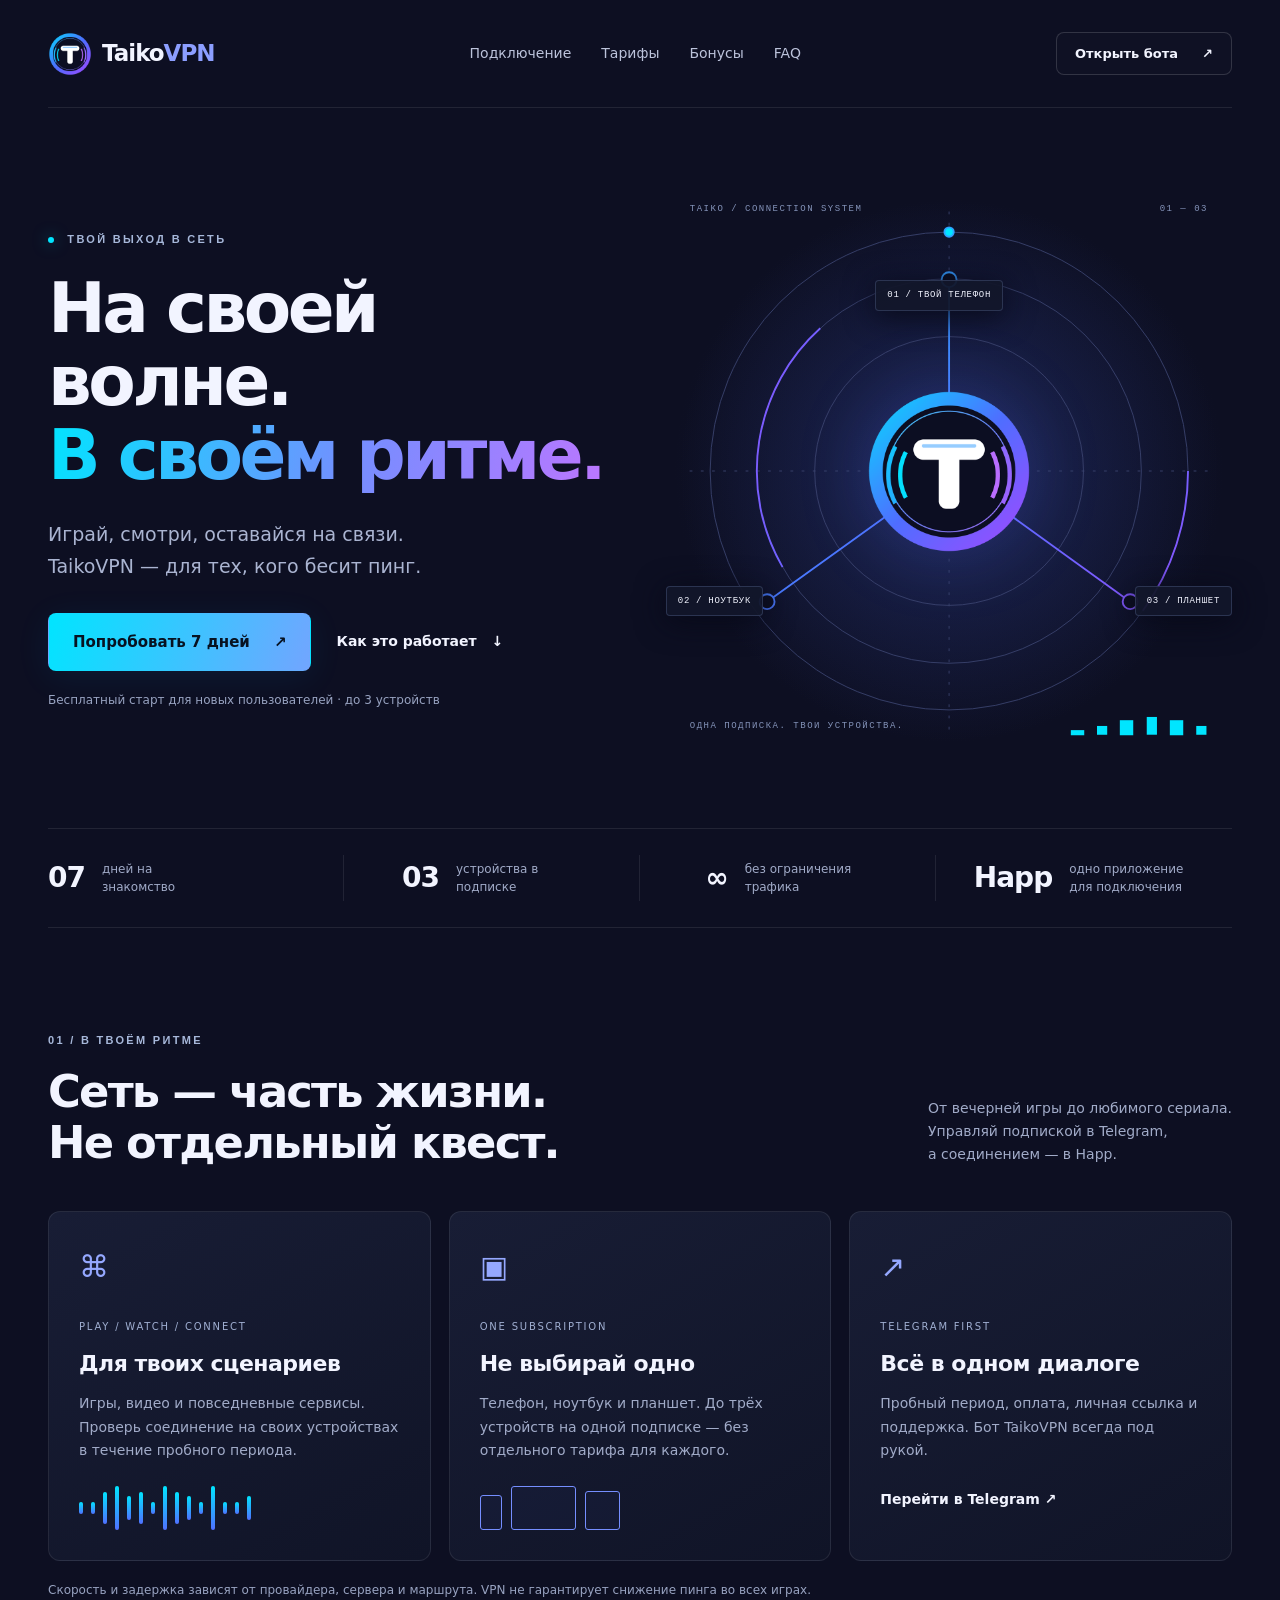
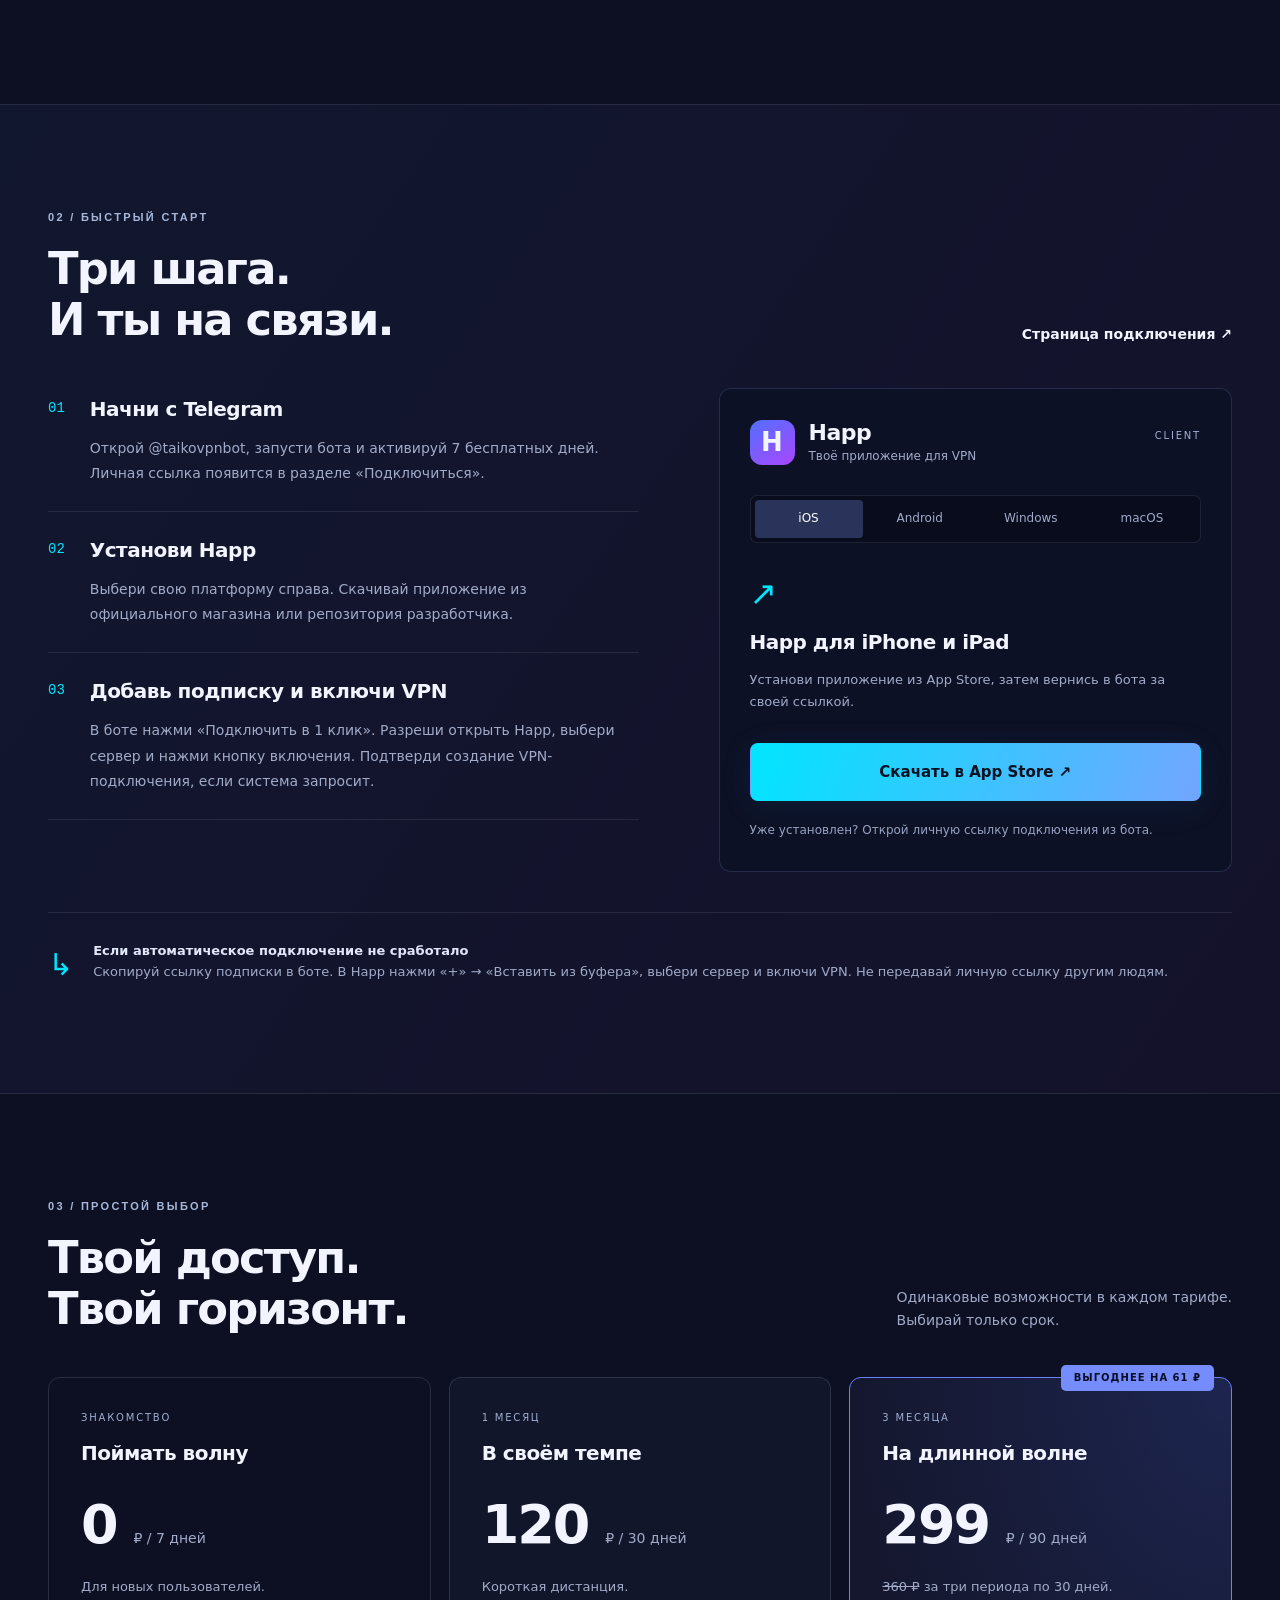
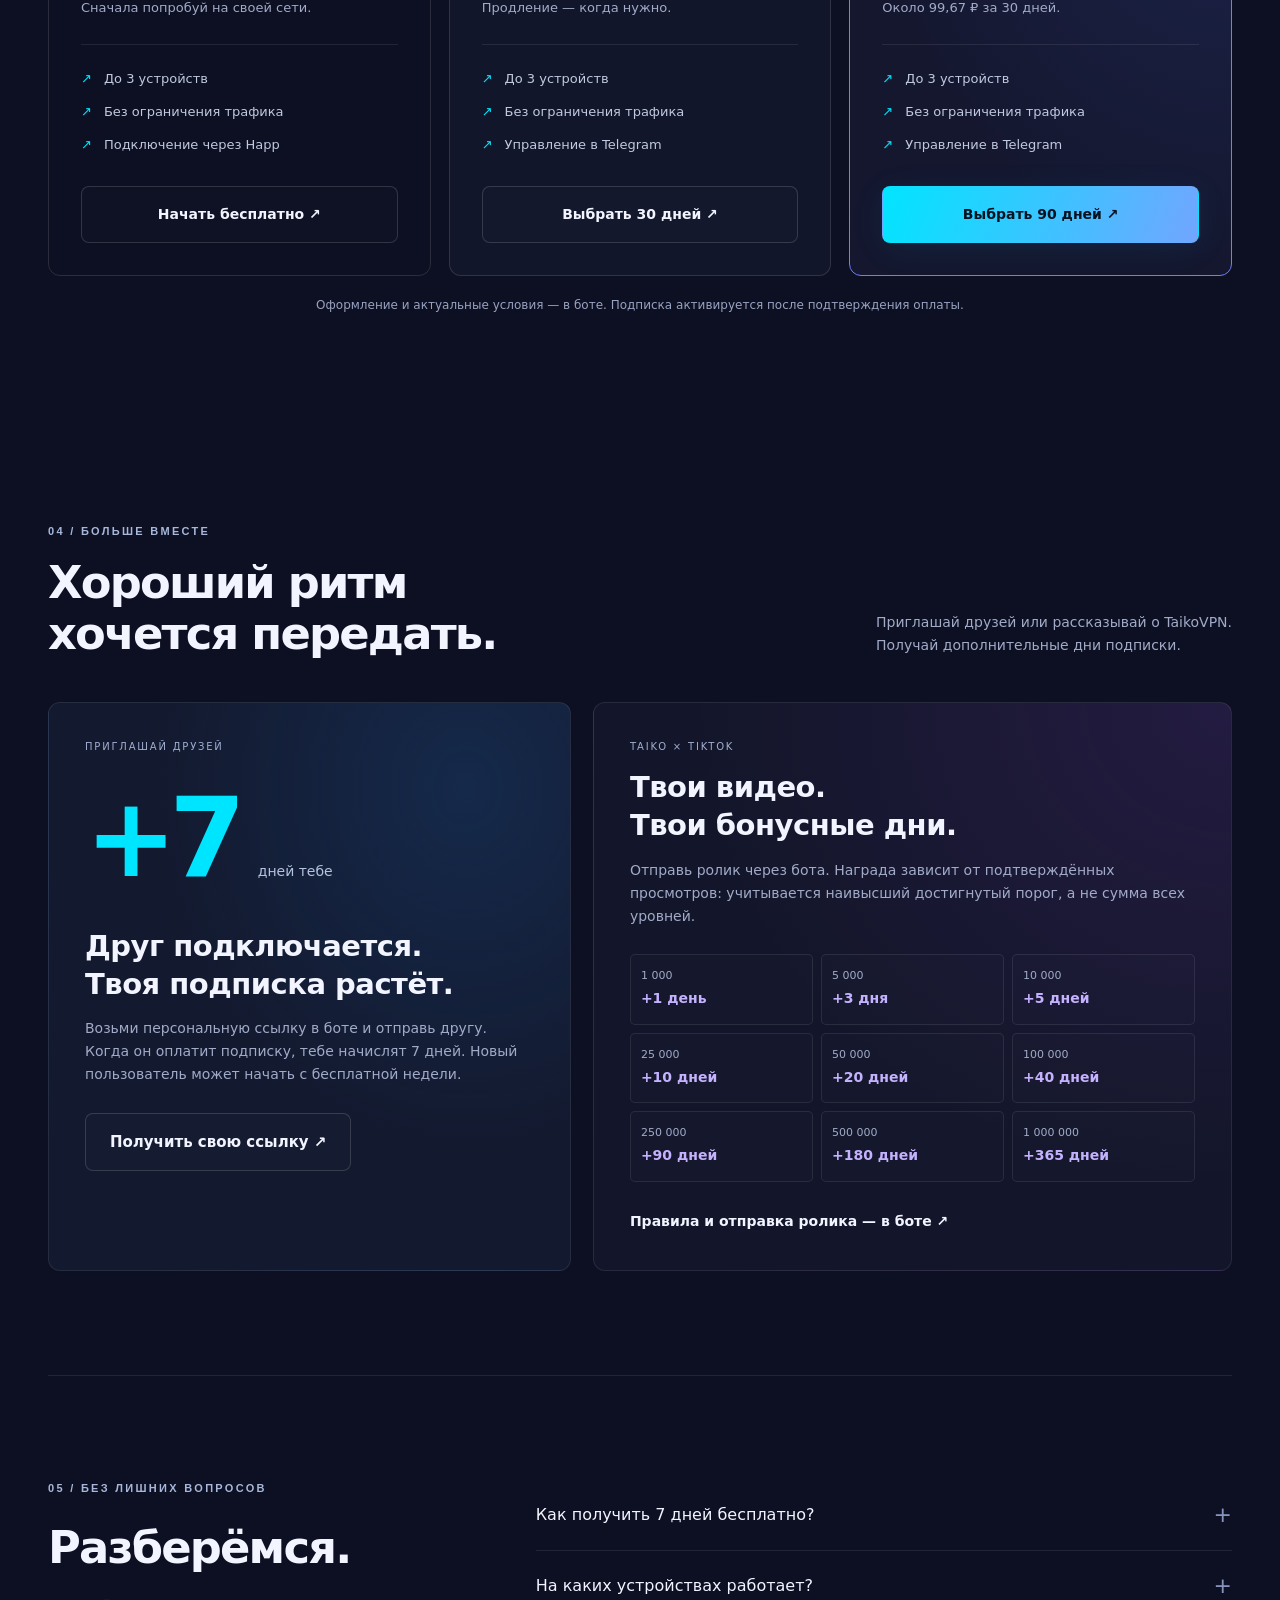
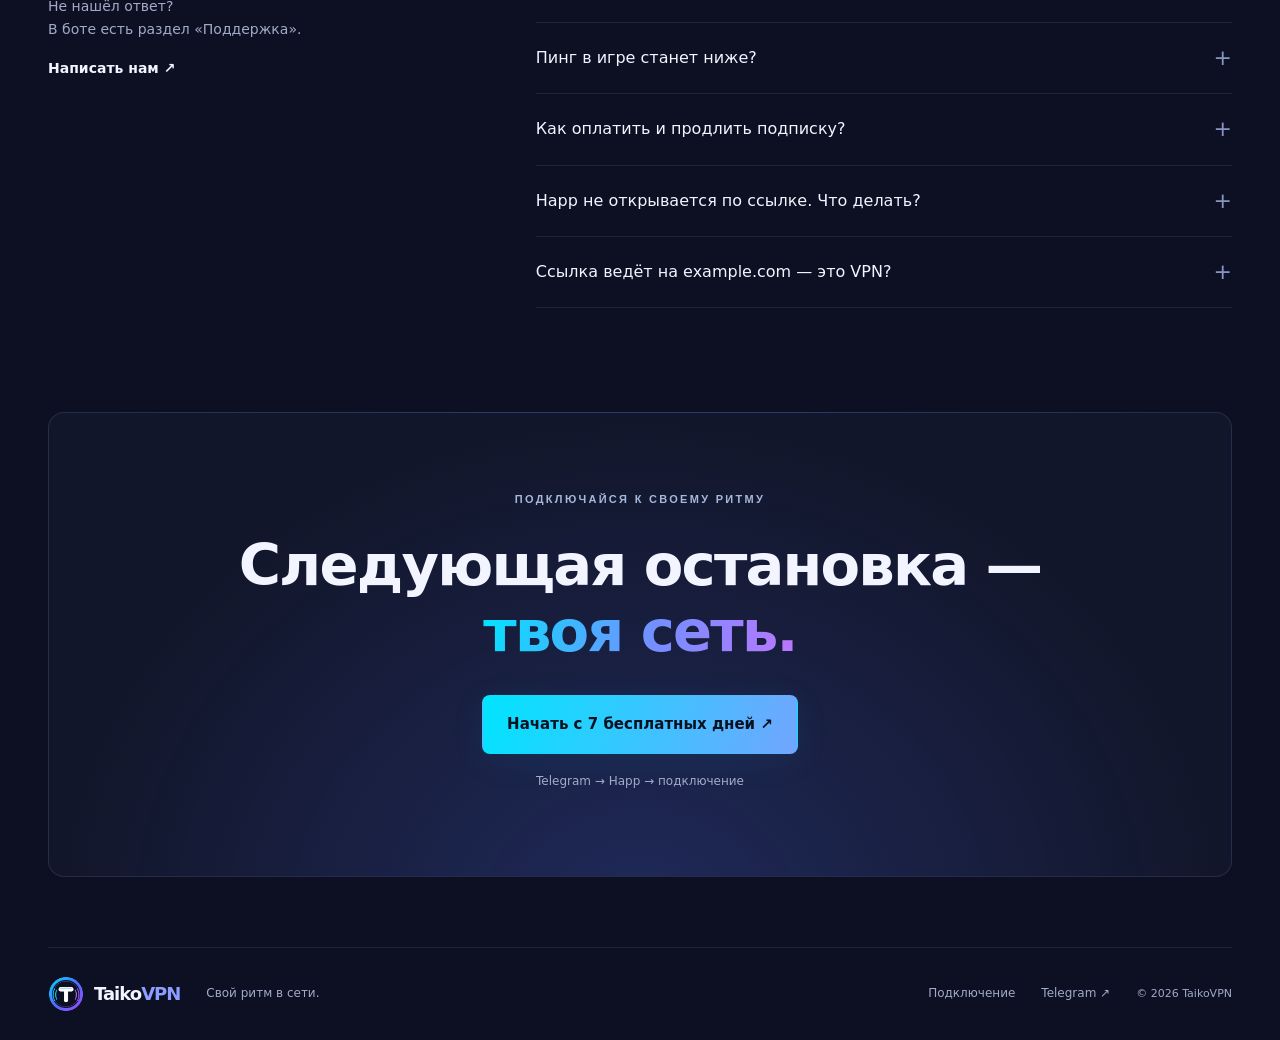
<file: index.html>
<!doctype html>
<html lang="ru">
<head>
<meta charset="utf-8"><meta name="viewport" content="width=device-width, initial-scale=1">
<meta name="description" content="TaikoVPN — свой ритм в сети. 7 дней бесплатно, до 3 устройств и подписка от 120 ₽ за 30 дней. Подключение через Telegram и Happ.">
<meta name="theme-color" content="#0d0f22">
<title>TaikoVPN — свой ритм в сети</title>
<link rel="icon" href="logo.png"><link rel="stylesheet" href="styles.css"><script src="site.js" defer></script>
</head>
<body>
<a class="skip" href="#main">К содержанию</a>
<header class="header wrap"><a class="brand" href="./" aria-label="TaikoVPN — главная"><img src="logo.png" alt="" width="44" height="44">Taiko<span>VPN</span></a><nav aria-label="Основная навигация"><a href="#how">Подключение</a><a href="#plans">Тарифы</a><a href="#bonuses">Бонусы</a><a href="#faq">FAQ</a></nav><a class="button small ghost" href="https://t.me/taikovpnbot">Открыть бота <span>↗</span></a></header>
<main id="main">
<section class="hero wrap">
<div class="hero-copy"><div class="eyebrow"><span class="signal"></span> ТВОЙ ВЫХОД В СЕТЬ</div><h1>На своей<br>волне.<br><span class="gradient">В своём ритме.</span></h1><p class="lead">Играй, смотри, оставайся на связи.<br>TaikoVPN — для тех, кого бесит пинг.</p><div class="actions"><a id="go" class="button primary" href="https://t.me/taikovpnbot">Попробовать 7 дней <span>↗</span></a><a class="text-link" href="#how">Как это работает <span>↓</span></a></div><p id="msg" class="caption" aria-live="polite">Бесплатный старт для новых пользователей · до 3 устройств</p></div>
<div class="network-art" role="img" aria-label="Художественная схема соединения: устройства связаны через TaikoVPN. Это иллюстрация, не мониторинг сети."><div class="art-top"><span>TAIKO / CONNECTION SYSTEM</span><span>01 — 03</span></div><svg class="orbit" viewBox="0 0 600 600" fill="none" aria-hidden="true"><defs><linearGradient id="ring" x1="0" y1="0" x2="600" y2="600" gradientUnits="userSpaceOnUse"><stop stop-color="#00e5ff"/><stop offset=".5" stop-color="#5070ff"/><stop offset="1" stop-color="#aa46ff"/></linearGradient><radialGradient id="halo"><stop stop-color="#5070ff" stop-opacity=".22"/><stop offset="1" stop-color="#5070ff" stop-opacity="0"/></radialGradient></defs><circle cx="300" cy="300" r="290" fill="url(#halo)"/><g stroke="#39416b" stroke-width="1"><path d="M300 22V578M22 300H578" stroke-dasharray="3 9"/><circle cx="300" cy="300" r="256"/><circle cx="300" cy="300" r="206"/><circle cx="300" cy="300" r="144"/></g><g class="rotor" stroke="url(#ring)" stroke-width="2"><circle cx="300" cy="300" r="256" stroke-dasharray="160 1448"/><circle cx="300" cy="300" r="206" stroke-dasharray="280 1015" transform="rotate(150 300 300)"/><circle cx="300" cy="44" r="5" fill="#00e5ff"/></g><g stroke="url(#ring)" stroke-width="2"><path d="M105 440L300 300 494 440M300 300V95"/><circle cx="300" cy="95" r="8" fill="#0d0f22"/><circle cx="105" cy="440" r="8" fill="#0d0f22"/><circle cx="494" cy="440" r="8" fill="#0d0f22"/></g></svg><img class="core-logo" src="logo.png" alt=""><span class="node node-top">01 / ТВОЙ ТЕЛЕФОН</span><span class="node node-left">02 / НОУТБУК</span><span class="node node-right">03 / ПЛАНШЕТ</span><div class="art-bottom"><span>ОДНА ПОДПИСКА. ТВОИ УСТРОЙСТВА.</span><span class="tiny-bars" aria-hidden="true">▂ ▄ ▆ █ ▆ ▄</span></div></div>
</section>
<div class="spec-strip wrap"><div><b>07</b><span>дней на знакомство</span></div><div><b>03</b><span>устройства в подписке</span></div><div><b>∞</b><span>без ограничения трафика</span></div><div><b>Happ</b><span>одно приложение для подключения</span></div></div>
<section class="section wrap" id="about"><div class="section-heading"><div><span class="eyebrow">01 / В ТВОЁМ РИТМЕ</span><h2>Сеть — часть жизни.<br>Не отдельный квест.</h2></div><p>От вечерней игры до любимого сериала.<br>Управляй подпиской в Telegram,<br>а соединением — в Happ.</p></div><div class="feature-grid"><article class="feature"><span class="feature-icon">⌘</span><span class="mini-label">PLAY / WATCH / CONNECT</span><h3>Для твоих сценариев</h3><p>Игры, видео и повседневные сервисы. Проверь соединение на своих устройствах в течение пробного периода.</p><div class="wave" aria-hidden="true"><i></i><i></i><i></i><i></i><i></i><i></i><i></i><i></i><i></i><i></i><i></i><i></i><i></i><i></i><i></i></div></article><article class="feature"><span class="feature-icon">▣</span><span class="mini-label">ONE SUBSCRIPTION</span><h3>Не выбирай одно</h3><p>Телефон, ноутбук и планшет. До трёх устройств на одной подписке — без отдельного тарифа для каждого.</p><div class="device-sketch" aria-hidden="true"><span></span><span></span><span></span></div></article><article class="feature"><span class="feature-icon">↗</span><span class="mini-label">TELEGRAM FIRST</span><h3>Всё в одном диалоге</h3><p>Пробный период, оплата, личная ссылка и поддержка. Бот TaikoVPN всегда под рукой.</p><a class="text-link" href="https://t.me/taikovpnbot">Перейти в Telegram ↗</a></article></div><p class="caption">Скорость и задержка зависят от провайдера, сервера и маршрута. VPN не гарантирует снижение пинга во всех играх.</p></section>
<section class="section setup-section" id="how"><div class="wrap"><div class="section-heading"><div><span class="eyebrow">02 / БЫСТРЫЙ СТАРТ</span><h2>Три шага.<br>И ты на связи.</h2></div><a class="text-link" href="connect.html">Страница подключения ↗</a></div><div class="setup-grid"><ol class="steps"><li><span>01</span><div><h3>Начни с Telegram</h3><p>Открой @taikovpnbot, запусти бота и активируй 7 бесплатных дней. Личная ссылка появится в разделе «Подключиться».</p></div></li><li><span>02</span><div><h3>Установи Happ</h3><p>Выбери свою платформу справа. Скачивай приложение из официального магазина или репозитория разработчика.</p></div></li><li><span>03</span><div><h3>Добавь подписку и включи VPN</h3><p>В боте нажми «Подключить в 1 клик». Разреши открыть Happ, выбери сервер и нажми кнопку включения. Подтверди создание VPN-подключения, если система запросит.</p></div></li></ol><div class="download-panel"><div class="panel-top"><span class="app-mark">H</span><div><h3>Happ</h3><p>Твоё приложение для VPN</p></div><span class="mini-label">CLIENT</span></div><div class="platforms" role="group" aria-label="Выберите платформу"><button data-platform="ios" aria-pressed="true">iOS</button><button data-platform="android" aria-pressed="false">Android</button><button data-platform="windows" aria-pressed="false">Windows</button><button data-platform="macos" aria-pressed="false">macOS</button></div><div class="platform-content" aria-live="polite"><span class="platform-symbol" id="platform-symbol" aria-hidden="true">↗</span><h3 id="platform-title">Happ для iPhone и iPad</h3><p id="platform-note">Установи приложение из App Store, затем вернись в бота за своей ссылкой.</p></div><a class="button primary" id="download" href="https://apps.apple.com/us/app/happ-proxy-utility/id6504287215">Скачать в App Store ↗</a><p class="caption">Уже установлен? Открой личную ссылку подключения из бота.</p></div></div><div class="manual-note"><span>↳</span><p><b>Если автоматическое подключение не сработало</b><br>Скопируй ссылку подписки в боте. В Happ нажми «+» → «Вставить из буфера», выбери сервер и включи VPN. Не передавай личную ссылку другим людям.</p></div></div></section>
<section class="section wrap" id="plans"><div class="section-heading"><div><span class="eyebrow">03 / ПРОСТОЙ ВЫБОР</span><h2>Твой доступ.<br>Твой горизонт.</h2></div><p>Одинаковые возможности в каждом тарифе.<br>Выбирай только срок.</p></div><div class="plans"><article class="plan trial"><span class="mini-label">ЗНАКОМСТВО</span><h3>Поймать волну</h3><div class="price">0 <span>₽ / 7 дней</span></div><p>Для новых пользователей.<br>Сначала попробуй на своей сети.</p><ul><li>До 3 устройств</li><li>Без ограничения трафика</li><li>Подключение через Happ</li></ul><a class="button ghost" href="https://t.me/taikovpnbot">Начать бесплатно ↗</a></article><article class="plan"><span class="mini-label">1 МЕСЯЦ</span><h3>В своём темпе</h3><div class="price">120 <span>₽ / 30 дней</span></div><p>Короткая дистанция.<br>Продление — когда нужно.</p><ul><li>До 3 устройств</li><li>Без ограничения трафика</li><li>Управление в Telegram</li></ul><a class="button ghost" href="https://t.me/taikovpnbot">Выбрать 30 дней ↗</a></article><article class="plan featured"><div class="plan-tag">ВЫГОДНЕЕ НА 61 ₽</div><span class="mini-label">3 МЕСЯЦА</span><h3>На длинной волне</h3><div class="price">299 <span>₽ / 90 дней</span></div><p><s>360 ₽</s> за три периода по 30 дней.<br>Около 99,67 ₽ за 30 дней.</p><ul><li>До 3 устройств</li><li>Без ограничения трафика</li><li>Управление в Telegram</li></ul><a class="button primary" href="https://t.me/taikovpnbot">Выбрать 90 дней ↗</a></article></div><p class="caption center">Оформление и актуальные условия — в боте. Подписка активируется после подтверждения оплаты.</p></section>
<section class="section wrap" id="bonuses"><div class="section-heading"><div><span class="eyebrow">04 / БОЛЬШЕ ВМЕСТЕ</span><h2>Хороший ритм<br>хочется передать.</h2></div><p>Приглашай друзей или рассказывай о TaikoVPN.<br>Получай дополнительные дни подписки.</p></div><div class="bonus-grid"><article class="referral"><span class="mini-label">ПРИГЛАШАЙ ДРУЗЕЙ</span><div class="bonus-number">+7<span>дней тебе</span></div><h3>Друг подключается.<br>Твоя подписка растёт.</h3><p>Возьми персональную ссылку в боте и отправь другу. Когда он оплатит подписку, тебе начислят 7 дней. Новый пользователь может начать с бесплатной недели.</p><a class="button ghost" href="https://t.me/taikovpnbot">Получить свою ссылку ↗</a></article><article class="creator"><span class="mini-label">TAIKO × TIKTOK</span><h3>Твои видео.<br>Твои бонусные дни.</h3><p>Отправь ролик через бота. Награда зависит от подтверждённых просмотров: учитывается наивысший достигнутый порог, а не сумма всех уровней.</p><div class="rewards" aria-label="Просмотры и дни подписки"><div><span>1 000</span><b>+1 день</b></div><div><span>5 000</span><b>+3 дня</b></div><div><span>10 000</span><b>+5 дней</b></div><div><span>25 000</span><b>+10 дней</b></div><div><span>50 000</span><b>+20 дней</b></div><div><span>100 000</span><b>+40 дней</b></div><div><span>250 000</span><b>+90 дней</b></div><div><span>500 000</span><b>+180 дней</b></div><div><span>1 000 000</span><b>+365 дней</b></div></div><a class="text-link" href="https://t.me/taikovpnbot">Правила и отправка ролика — в боте ↗</a></article></div></section>
<section class="section wrap faq-section" id="faq"><div><span class="eyebrow">05 / БЕЗ ЛИШНИХ ВОПРОСОВ</span><h2>Разберёмся.</h2><p>Не нашёл ответ?<br>В боте есть раздел «Поддержка».</p><a class="text-link" href="https://t.me/taikovpnbot">Написать нам ↗</a></div><div class="faq"><details><summary>Как получить 7 дней бесплатно?</summary><p>Запусти @taikovpnbot и выбери пробный период. Он доступен новым пользователям. После активации бот покажет срок и ссылку для подключения.</p></details><details><summary>На каких устройствах работает?</summary><p>Через Happ на iOS, Android, Windows и macOS. Одна подписка рассчитана на 3 устройства. Ссылки на установку доступны в разделе подключения.</p></details><details><summary>Пинг в игре станет ниже?</summary><p>Это зависит от маршрута, сервера, игры и твоего провайдера. Мы не обещаем определённый пинг: используй пробную неделю, чтобы проверить VPN именно в своих условиях.</p></details><details><summary>Как оплатить и продлить подписку?</summary><p>Выбери тариф в боте, следуй платёжной инструкции и нажми «Я оплатил». После проверки придёт подтверждение. Срок действия можно посмотреть в профиле.</p></details><details><summary>Happ не открывается по ссылке. Что делать?</summary><p>Сначала установи приложение. Затем повтори переход из бота или скопируй личную ссылку подписки и добавь её в Happ через «+» → «Вставить из буфера».</p></details><details><summary>Ссылка ведёт на example.com — это VPN?</summary><p>Нет. example.com и его поддомены — демонстрационные адреса, они не дают рабочего VPN-соединения. Если бот выдал такую ссылку, обратись в поддержку за действующей подпиской.</p></details></div></section>
<section class="final-cta wrap"><div class="eyebrow">ПОДКЛЮЧАЙСЯ К СВОЕМУ РИТМУ</div><h2>Следующая остановка —<br><span class="gradient">твоя сеть.</span></h2><a class="button primary" href="https://t.me/taikovpnbot">Начать с 7 бесплатных дней ↗</a><p>Telegram → Happ → подключение</p></section>
</main><footer class="footer wrap"><a class="brand" href="./"><img src="logo.png" alt="" width="36" height="36">Taiko<span>VPN</span></a><p>Свой ритм в сети.</p><a href="connect.html">Подключение</a><a href="https://t.me/taikovpnbot">Telegram ↗</a><span>© 2026 TaikoVPN</span></footer>
</body></html>
</file>
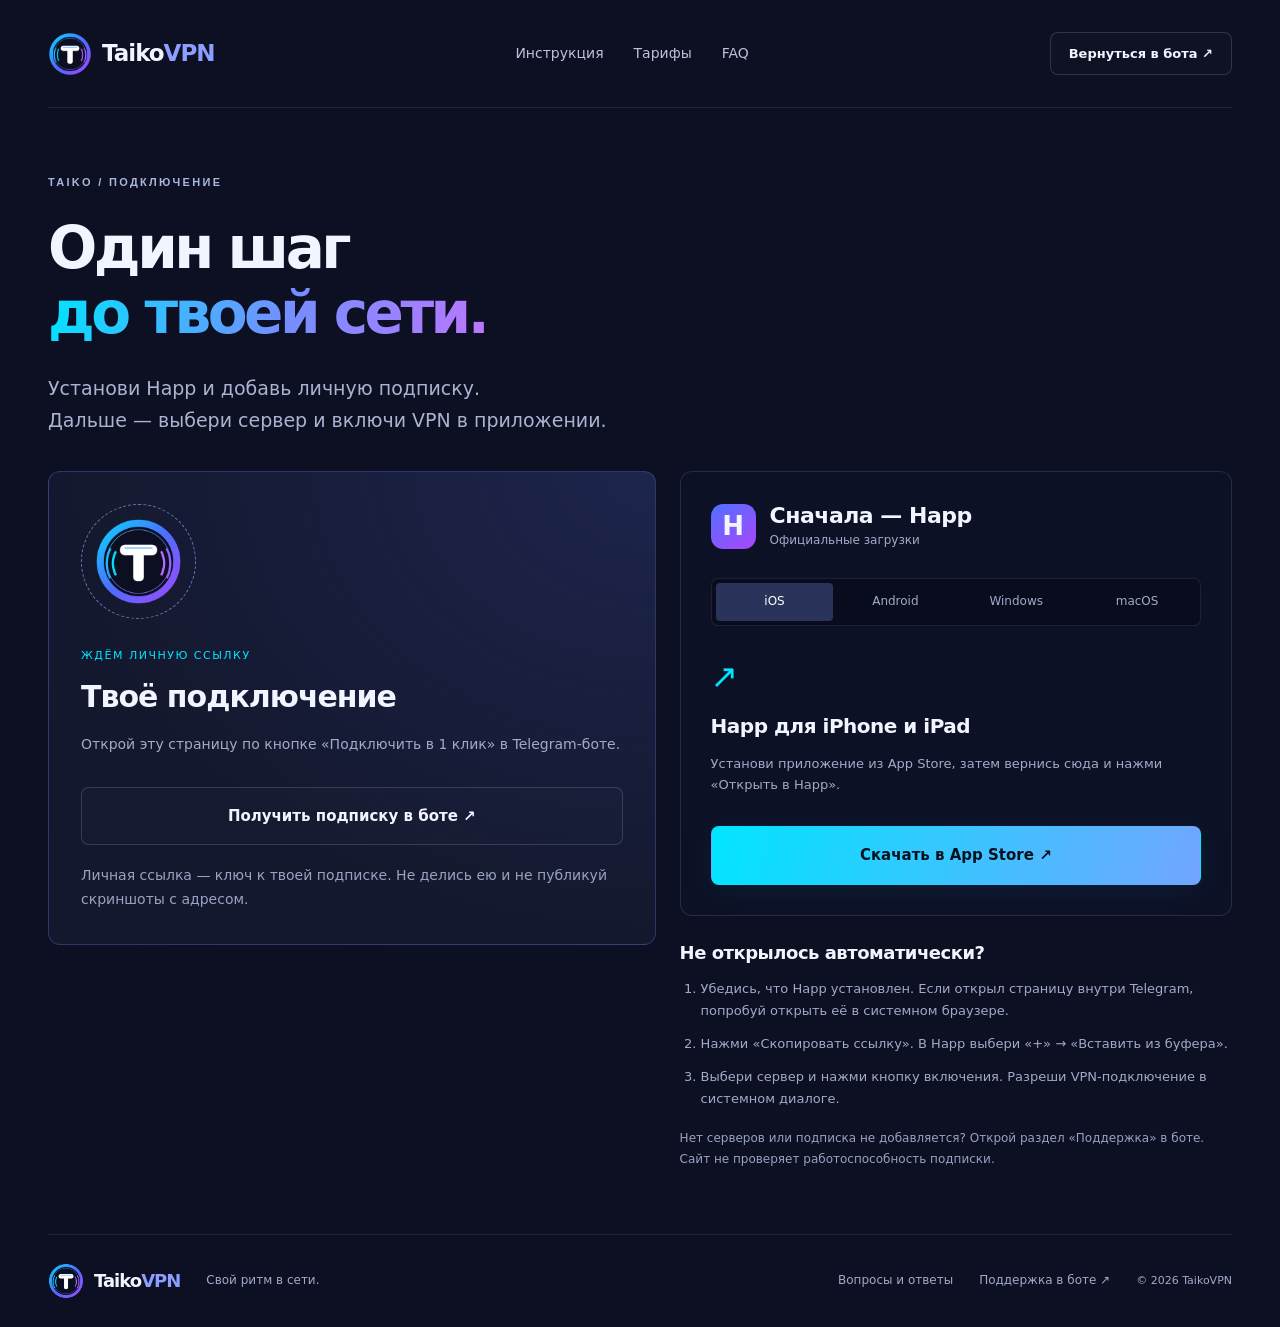
<file: connect.html>
<!doctype html>
<html lang="ru">
<head><meta charset="utf-8"><meta name="viewport" content="width=device-width, initial-scale=1"><meta name="robots" content="noindex"><meta name="referrer" content="no-referrer"><meta name="theme-color" content="#0d0f22"><title>Подключение — TaikoVPN</title><link rel="icon" href="logo.png"><link rel="stylesheet" href="styles.css"><script src="site.js" defer></script><script src="connect.js" defer></script></head>
<body><a class="skip" href="#main">К содержанию</a><header class="header wrap"><a class="brand" href="./" aria-label="TaikoVPN — главная"><img src="logo.png" width="44" height="44" alt="">Taiko<span>VPN</span></a><nav aria-label="Основная навигация"><a href="index.html#how">Инструкция</a><a href="index.html#plans">Тарифы</a><a href="index.html#faq">FAQ</a></nav><a class="button small ghost" href="https://t.me/taikovpnbot">Вернуться в бота ↗</a></header>
<main class="wrap connect-main" id="main"><div class="connect-hero"><span class="eyebrow">TAIKO / ПОДКЛЮЧЕНИЕ</span><h1>Один шаг<br><span class="gradient">до твоей сети.</span></h1><p class="lead">Установи Happ и добавь личную подписку.<br>Дальше — выбери сервер и включи VPN в приложении.</p></div><div class="connect-grid"><section class="connection-card" aria-labelledby="connection-title"><div class="connection-emblem"><img src="logo.png" alt=""></div><div class="status-label" id="status">ЖДЁМ ЛИЧНУЮ ССЫЛКУ</div><h2 id="connection-title">Твоё подключение</h2><div aria-live="polite"><p id="hint">Открой эту страницу по кнопке «Подключить в 1 клик» в Telegram-боте.</p><p class="notice" id="err" hidden></p></div><noscript><p class="notice">Для автоматического добавления нужен JavaScript. Можно скопировать подписку в боте и добавить её вручную в Happ.</p></noscript><a class="button primary" id="open" hidden>Открыть в Happ ↗</a><button class="button ghost" id="copy" type="button" hidden>Скопировать ссылку</button><p id="copy-status" class="caption" role="status"></p><div id="manual-copy" hidden><label class="copy-label" for="subscription">Выдели и скопируй личную ссылку:</label><textarea id="subscription" rows="3" readonly spellcheck="false"></textarea></div><a class="button ghost" href="https://t.me/taikovpnbot">Получить подписку в боте ↗</a><p class="caption">Личная ссылка — ключ к твоей подписке. Не делись ею и не публикуй скриншоты с адресом.</p></section><div><section class="download-panel" aria-labelledby="app-title"><div class="panel-top"><span class="app-mark">H</span><div><h3 id="app-title">Сначала — Happ</h3><p>Официальные загрузки</p></div></div><div class="platforms" role="group" aria-label="Выберите платформу"><button data-platform="ios" aria-pressed="true">iOS</button><button data-platform="android" aria-pressed="false">Android</button><button data-platform="windows" aria-pressed="false">Windows</button><button data-platform="macos" aria-pressed="false">macOS</button></div><div class="platform-content" aria-live="polite"><span class="platform-symbol" aria-hidden="true">↗</span><h3 id="platform-title">Happ для iPhone и iPad</h3><p id="platform-note">Установи приложение из App Store, затем вернись сюда и нажми «Открыть в Happ».</p></div><a class="button primary" id="download" href="https://apps.apple.com/us/app/happ-proxy-utility/id6504287215">Скачать в App Store ↗</a></section><section class="connection-help"><h3>Не открылось автоматически?</h3><ol><li>Убедись, что Happ установлен. Если открыл страницу внутри Telegram, попробуй открыть её в системном браузере.</li><li>Нажми «Скопировать ссылку». В Happ выбери «+» → «Вставить из буфера».</li><li>Выбери сервер и нажми кнопку включения. Разреши VPN-подключение в системном диалоге.</li></ol><p class="caption">Нет серверов или подписка не добавляется? Открой раздел «Поддержка» в боте. Сайт не проверяет работоспособность подписки.</p></section></div></div></main><footer class="footer wrap"><a class="brand" href="./"><img src="logo.png" width="36" height="36" alt="">Taiko<span>VPN</span></a><p>Свой ритм в сети.</p><a href="index.html#faq">Вопросы и ответы</a><a href="https://t.me/taikovpnbot">Поддержка в боте ↗</a><span>© 2026 TaikoVPN</span></footer></body></html>
</file>
<file: styles.css>
:root{color-scheme:dark;--bg:#0d0f22;--panel:#14182e;--text:#f2f4ff;--muted:#a1abc8;--cyan:#00e5ff;--blue:#5070ff;--violet:#aa46ff;--line:#ffffff16}*{box-sizing:border-box}html{scroll-behavior:smooth;scroll-padding-top:30px}body{margin:0;background:var(--bg);color:var(--text);font:16px/1.65 "Segoe UI",system-ui,sans-serif}a{color:inherit;text-decoration:none}button{font:inherit}button,a,summary{-webkit-tap-highlight-color:transparent}a:focus-visible,button:focus-visible,summary:focus-visible,textarea:focus-visible{outline:3px solid var(--cyan);outline-offset:6px}a:hover{color:var(--cyan)}img{max-width:100%}.wrap{width:min(1240px,calc(100% - 96px));margin-inline:auto}.header{height:108px;display:flex;align-items:center;justify-content:space-between;border-bottom:1px solid var(--line);gap:24px}.brand{display:flex;align-items:center;font-size:23px;font-weight:800;letter-spacing:-1px;white-space:nowrap}.brand img{margin-right:10px;border-radius:50%}.brand>span{color:#8c9eff}.header nav{display:flex;gap:30px;font-size:14px;color:#bcc3db}.button{display:inline-flex;align-items:center;justify-content:center;gap:24px;padding:17px 24px;border-radius:8px;font-weight:650;font-size:15px;border:1px solid transparent;cursor:pointer;transition:transform .2s,background .2s;line-height:1.5}.button:hover{transform:translateY(-2px)}.primary{color:#071221;background:linear-gradient(110deg,#00e5ff,#72a5ff);box-shadow:0 6px 35px #00b7ff14}.primary:hover{color:#071221;background:#9df3ff}.ghost{background:#ffffff03;border-color:#ffffff25;color:var(--text)}.ghost:hover{background:#ffffff09}.small{padding:11px 18px;font-size:13px}.skip{position:fixed;left:16px;top:-100px;background:var(--cyan);color:var(--bg);z-index:20;padding:12px}.skip:focus{top:12px}.hero{display:grid;grid-template-columns:1.07fr 1fr;align-items:center;gap:12px;padding-top:70px;padding-bottom:65px;min-height:720px}.eyebrow{font:600 11px/1.6 "Segoe UI",sans-serif;letter-spacing:2.3px;color:#a7b8da;display:block;margin-bottom:24px}.signal{display:inline-block;width:6px;height:6px;border-radius:50%;background:var(--cyan);margin-right:8px;box-shadow:0 0 15px #00e5ff88}h1,h2,h3,p{margin-top:0}h1{font-size:clamp(48px,5.4vw,78px);line-height:1.06;letter-spacing:-3.5px;margin-bottom:26px;font-weight:750}.gradient{background:linear-gradient(105deg,#00e5ff 0%,#758eff 55%,#bc76ff);color:transparent;background-clip:text;-webkit-background-clip:text}.lead{font-size:19px;line-height:1.7;color:#aab4d1;margin-bottom:30px}.actions{display:flex;align-items:center;gap:25px;flex-wrap:wrap}.text-link{font-size:14px;font-weight:600}.text-link span{margin-left:10px}.caption{font-size:12px;line-height:1.7;color:#98a3c1;margin:19px 0 0}.network-art{height:560px;position:relative;min-width:0;background:radial-gradient(ellipse,#3346b017,transparent 70%)}.art-top,.art-bottom{position:absolute;left:24px;right:24px;display:flex;justify-content:space-between;gap:10px;font:9px/1.4 monospace;letter-spacing:1.5px;color:#8493b9}.art-top{top:12px}.art-bottom{bottom:12px;align-items:center}.tiny-bars{color:var(--cyan);font-size:17px;white-space:nowrap}.orbit{position:absolute;width:100%;height:100%;inset:0}.rotor{transform-origin:300px 300px;animation:orbit 45s linear infinite}.core-logo{position:absolute;width:30%;left:35%;top:35%;border-radius:50%;filter:drop-shadow(0 0 35px #5070ff33)}.node{position:absolute;background:#12172bf2;border:1px solid #47547880;border-radius:4px;padding:8px 11px;font:9px/1.4 monospace;letter-spacing:.7px;box-shadow:0 5px 30px #070918}.node-top{left:37%;top:16%}.node-left{left:0;bottom:24%}.node-right{right:0;bottom:24%}.spec-strip{display:grid;grid-template-columns:repeat(4,1fr);border-block:1px solid var(--line);padding-block:26px}.spec-strip>div{display:flex;align-items:center;gap:17px;justify-content:center;border-right:1px solid var(--line)}.spec-strip>div:first-child{justify-content:flex-start}.spec-strip>div:last-child{border:0}.spec-strip b{font-size:28px;letter-spacing:-1px;font-weight:600}.spec-strip span{font-size:12px;line-height:1.5;color:var(--muted);max-width:125px}.section{padding-block:104px}.section-heading{display:flex;align-items:flex-end;justify-content:space-between;gap:30px;margin-bottom:42px}.section-heading .eyebrow{margin-bottom:16px}h2{font-size:clamp(34px,3.5vw,50px);line-height:1.15;letter-spacing:-1.8px;margin-bottom:0;font-weight:650}.section-heading>p{font-size:14px;color:var(--muted);margin-bottom:3px;max-width:390px}h3{font-size:22px;line-height:1.3;letter-spacing:-.5px;margin-bottom:14px}p{color:var(--muted)}.feature-grid{display:grid;grid-template-columns:repeat(3,1fr);gap:18px}.feature{border:1px solid var(--line);border-radius:12px;padding:30px;background:linear-gradient(150deg,#181d35,#101427);min-height:340px;overflow:hidden}.feature-icon{display:block;font-size:30px;color:#95a8ff;margin-bottom:28px}.mini-label{font-size:10px;letter-spacing:1.8px;color:#a0afd2;display:block;margin-bottom:14px}.feature p{font-size:14px;margin-bottom:24px}.wave{height:44px;display:flex;align-items:center;gap:8px}.wave i{height:12px;width:4px;background:linear-gradient(var(--cyan),var(--blue));border-radius:2px}.wave i:nth-child(3n){height:32px}.wave i:nth-child(4n){height:44px}.wave i:nth-child(5n){height:24px}.device-sketch{display:flex;align-items:flex-end;gap:9px;height:44px}.device-sketch span{width:22px;height:35px;border:1px solid #758eff;border-radius:3px;background:#5070ff0a}.device-sketch span:nth-child(2){width:65px;height:44px}.device-sketch span:nth-child(3){width:35px;height:39px}.setup-section{background:linear-gradient(125deg,#11172e,#14122b);border-block:1px solid var(--line)}.setup-grid{display:grid;grid-template-columns:1.15fr 1fr;gap:80px}.steps{padding:0;margin:0;list-style:none}.steps li{display:flex;gap:25px;padding:25px 0;border-bottom:1px solid var(--line)}.steps li:first-child{padding-top:8px}.steps li>span{font:14px monospace;color:var(--cyan);padding-top:4px}.steps p{font-size:14px;line-height:1.8;margin-bottom:0}.steps h3{font-size:20px}.download-panel{padding:30px;border:1px solid #7c88c338;border-radius:12px;background:#0d1125}.panel-top{display:flex;align-items:center;gap:14px;margin-bottom:28px}.panel-top h3{margin:0}.panel-top p{font-size:12px;margin:0}.panel-top>.mini-label{margin-left:auto}.app-mark{width:45px;height:45px;display:grid;place-items:center;border-radius:12px;background:linear-gradient(145deg,#5070ff,#aa46ff);font-weight:800;font-size:26px}.platforms{display:grid;grid-template-columns:repeat(4,1fr);padding:4px;background:#080c1d;border:1px solid var(--line);border-radius:7px;gap:3px}.platforms button{font-size:12px;border:0;background:none;color:var(--muted);padding:9px 4px;border-radius:4px;cursor:pointer}.platforms button[aria-pressed=true]{color:#fff;background:#2a345b}.platforms button:hover{color:var(--cyan)}.platform-content{min-height:200px;padding-top:24px}.platform-symbol{display:block;font-size:33px;color:var(--cyan);margin-bottom:8px}.platform-content h3{font-size:20px}.platform-content p{font-size:13px}.download-panel>.button{width:100%}.manual-note{display:flex;gap:20px;border-top:1px solid var(--line);margin-top:40px;padding-top:27px}.manual-note>span{font-size:30px;color:var(--cyan)}.manual-note p{font-size:13px;margin:0}.manual-note b{color:#e1e6fa;font-weight:600}.plans{display:grid;grid-template-columns:repeat(3,1fr);gap:18px}.plan{border:1px solid #ffffff20;border-radius:12px;padding:32px;background:#12162a;position:relative}.plan.trial{background:transparent}.plan h3{font-size:20px}.price{font-size:54px;line-height:1.3;letter-spacing:-2px;font-weight:650;margin:24px 0 15px}.price span{font-size:14px;color:var(--muted);letter-spacing:0;font-weight:400}.plan p{font-size:13px;min-height:44px}.plan ul{padding:23px 0 0;margin:24px 0 30px;list-style:none;border-top:1px solid var(--line);font-size:13px;color:#c0c9df}.plan li{margin-bottom:12px}.plan li:before{content:'↗';color:var(--cyan);margin-right:12px}.plan>.button{width:100%;font-size:14px}.featured{border-color:#6b7fff;background:radial-gradient(ellipse at 100% 0,#5070ff29,transparent 70%),#14172e}.plan-tag{position:absolute;right:17px;top:-13px;background:#758cff;color:#080e26;font-size:10px;letter-spacing:1px;font-weight:800;padding:5px 13px;border-radius:5px}.center{text-align:center}.bonus-grid{display:grid;grid-template-columns:.9fr 1.1fr;gap:22px}.referral,.creator{border-radius:12px;border:1px solid var(--line);padding:36px}.referral{background:radial-gradient(ellipse at 80% 15%,#19498355,transparent 55%),#13192e}.bonus-number{font-size:110px;font-weight:650;letter-spacing:-8px;color:var(--cyan);line-height:1.25;margin:15px 0 20px}.bonus-number span{font-size:14px;letter-spacing:0;margin-left:20px;color:#b4c2e1;font-weight:400}.referral h3,.creator h3{font-size:29px}.referral p,.creator p{font-size:14px}.referral .button{margin-top:12px}.creator{background:radial-gradient(ellipse at 100% 0,#aa46ff1c,transparent 60%),#13162a}.rewards{display:grid;grid-template-columns:repeat(3,1fr);gap:8px;margin:26px 0}.rewards>div{padding:12px 10px;background:#ffffff03;border:1px solid var(--line);border-radius:5px}.rewards span{display:block;font-size:11px;color:var(--muted)}.rewards b{font-size:14px;color:#c5b2ff;font-weight:600}.faq-section{display:grid;grid-template-columns:.75fr 1.25fr;gap:70px;border-top:1px solid var(--line)}.faq-section h2{margin-bottom:22px}.faq-section>div>p{font-size:14px}.faq details{border-bottom:1px solid var(--line)}.faq summary{cursor:pointer;list-style:none;display:flex;justify-content:space-between;gap:20px;padding:22px 0;font-size:16px}.faq summary::-webkit-details-marker{display:none}.faq summary:after{content:'+';font-size:22px;color:#8795be;line-height:1.2}.faq details[open] summary:after{content:'−';color:var(--cyan)}.faq details p{font-size:14px;max-width:95%;padding-bottom:12px}.final-cta{text-align:center;padding:78px 25px 84px;border:1px solid #7988ce30;border-radius:16px;background:radial-gradient(ellipse at 50% 110%,#5070ff38,transparent 70%),#12162b;margin-bottom:70px;position:relative;overflow:hidden}.final-cta h2{font-size:clamp(34px,4.5vw,62px);margin-bottom:30px}.final-cta p{font-size:12px;margin:18px 0 0}.footer{border-top:1px solid var(--line);display:flex;align-items:center;gap:26px;padding-block:28px;font-size:12px;color:var(--muted)}.footer .brand{font-size:18px;color:var(--text)}.footer p{margin:0;margin-right:auto}.footer>span{font-size:11px}.connect-hero{padding-top:66px;max-width:950px}.connect-hero h1{font-size:58px;line-height:1.12}.connect-grid{display:grid;grid-template-columns:1.1fr 1fr;gap:24px;align-items:start;margin:35px 0 65px}.connection-card{background:radial-gradient(ellipse at 100% 0,#5070ff25,transparent 70%),#14182e;border:1px solid #758cff44;border-radius:12px;padding:32px}.connection-card .button{width:100%;margin-top:12px}.connection-card h2{font-size:30px;letter-spacing:-1px;margin-bottom:18px}.connection-card p{font-size:14px}.connection-emblem{height:115px;width:115px;position:relative;border:1px dashed #6578b4;border-radius:50%;padding:12px;margin-bottom:28px}.connection-emblem img{border-radius:50%;width:100%}.status-label{color:var(--cyan);font-size:11px;letter-spacing:1.5px;margin-bottom:15px}.notice{border-left:2px solid #a995ff;background:#aa46ff0a;padding:14px 18px;color:#c4bcdf;font-size:13px}.connection-help{margin-top:25px}.connection-help h3{font-size:18px}.connection-help ol{padding-left:21px;color:var(--muted);font-size:13px}.connection-help li{margin-bottom:12px}.connect-main{min-height:calc(100vh - 220px)}textarea{width:100%;background:#0d0f22;color:#cdd9f4;border:1px solid #5f729e;padding:12px;border-radius:5px;font:12px monospace;resize:vertical}.copy-label{display:block;font-size:13px;margin-top:18px}[hidden]{display:none!important}@keyframes orbit{to{transform:rotate(360deg)}}@media(min-width:1550px){.hero{min-height:770px}}@media(max-width:1050px){.wrap{width:calc(100% - 56px)}.header nav{gap:18px}.hero{padding-top:50px;min-height:650px}h1{font-size:59px}.network-art{height:450px}.setup-grid{gap:35px}.feature,.plan{padding:24px}.spec-strip b{font-size:24px}.spec-strip>div{gap:12px}.spec-strip span{font-size:11px}.footer{gap:18px}.footer p{display:none}.footer .brand{margin-right:auto}.faq-section{gap:36px}.hero .actions{gap:17px}.hero .button{padding-inline:18px}.price{font-size:46px}.price span{font-size:12px}}@media(max-width:760px){.wrap{width:calc(100% - 40px)}.header{height:85px;gap:12px}.header nav{display:none}.brand{font-size:20px}.brand img{width:36px;height:36px}.header .small{font-size:11px;padding:10px 12px;gap:8px}.hero{grid-template-columns:1fr;padding-block:45px 25px;gap:20px}.hero h1{font-size:clamp(44px,9.8vw,70px);letter-spacing:-2.5px}.hero .lead{font-size:17px}.hero .eyebrow{font-size:10px}.network-art{height:auto;aspect-ratio:1;max-width:490px;width:100%;margin:auto}.art-top,.art-bottom{left:10px;right:10px;font-size:8px;letter-spacing:.7px}.core-logo{top:35%}.node{font-size:8px;padding:6px 8px}.spec-strip{grid-template-columns:1fr 1fr;row-gap:24px;padding-block:25px}.spec-strip>div{justify-content:flex-start;padding-right:8px}.spec-strip>div:nth-child(2n){border:0;padding-left:20px}.spec-strip b{min-width:40px}.spec-strip>div:last-child b{font-size:20px}.section{padding-block:65px}.section-heading{display:block;margin-bottom:30px}.section-heading>p,.section-heading>.text-link{display:block;margin-top:24px}.section-heading h2{font-size:35px}.feature-grid,.plans,.setup-grid,.bonus-grid,.faq-section,.connect-grid{grid-template-columns:1fr}.feature{min-height:0}.feature-grid{gap:12px}.feature-icon{margin-bottom:18px}.feature .wave,.feature .device-sketch{margin-top:25px}.setup-grid{gap:30px}.download-panel{padding:24px}.platform-content{min-height:180px}.plans{gap:23px}.plan{padding:30px}.plan p{min-height:0}.price{font-size:54px}.price span{font-size:14px}.referral,.creator{padding:27px}.bonus-number{font-size:94px}.creator h3,.referral h3{font-size:27px}.rewards{gap:6px}.rewards>div{padding:10px 8px}.faq-section{gap:28px}.faq summary{font-size:15px}.final-cta{padding:50px 20px;margin-bottom:40px}.final-cta h2{font-size:34px;letter-spacing:-1px}.final-cta .eyebrow{font-size:9px;letter-spacing:1.5px}.footer{flex-wrap:wrap;justify-content:space-between;padding-block:25px;gap:16px}.footer .brand{width:100%}.footer>span{width:100%}.connect-hero{padding-top:42px}.connect-hero h1{font-size:42px;letter-spacing:-2px}.connection-card{padding:25px}.connect-grid{margin-top:25px;gap:20px}.connect-hero .lead{font-size:16px}}@media(prefers-reduced-motion:reduce){html{scroll-behavior:auto}*,*:before,*:after{animation:none!important;transition:none!important}}
</file>
